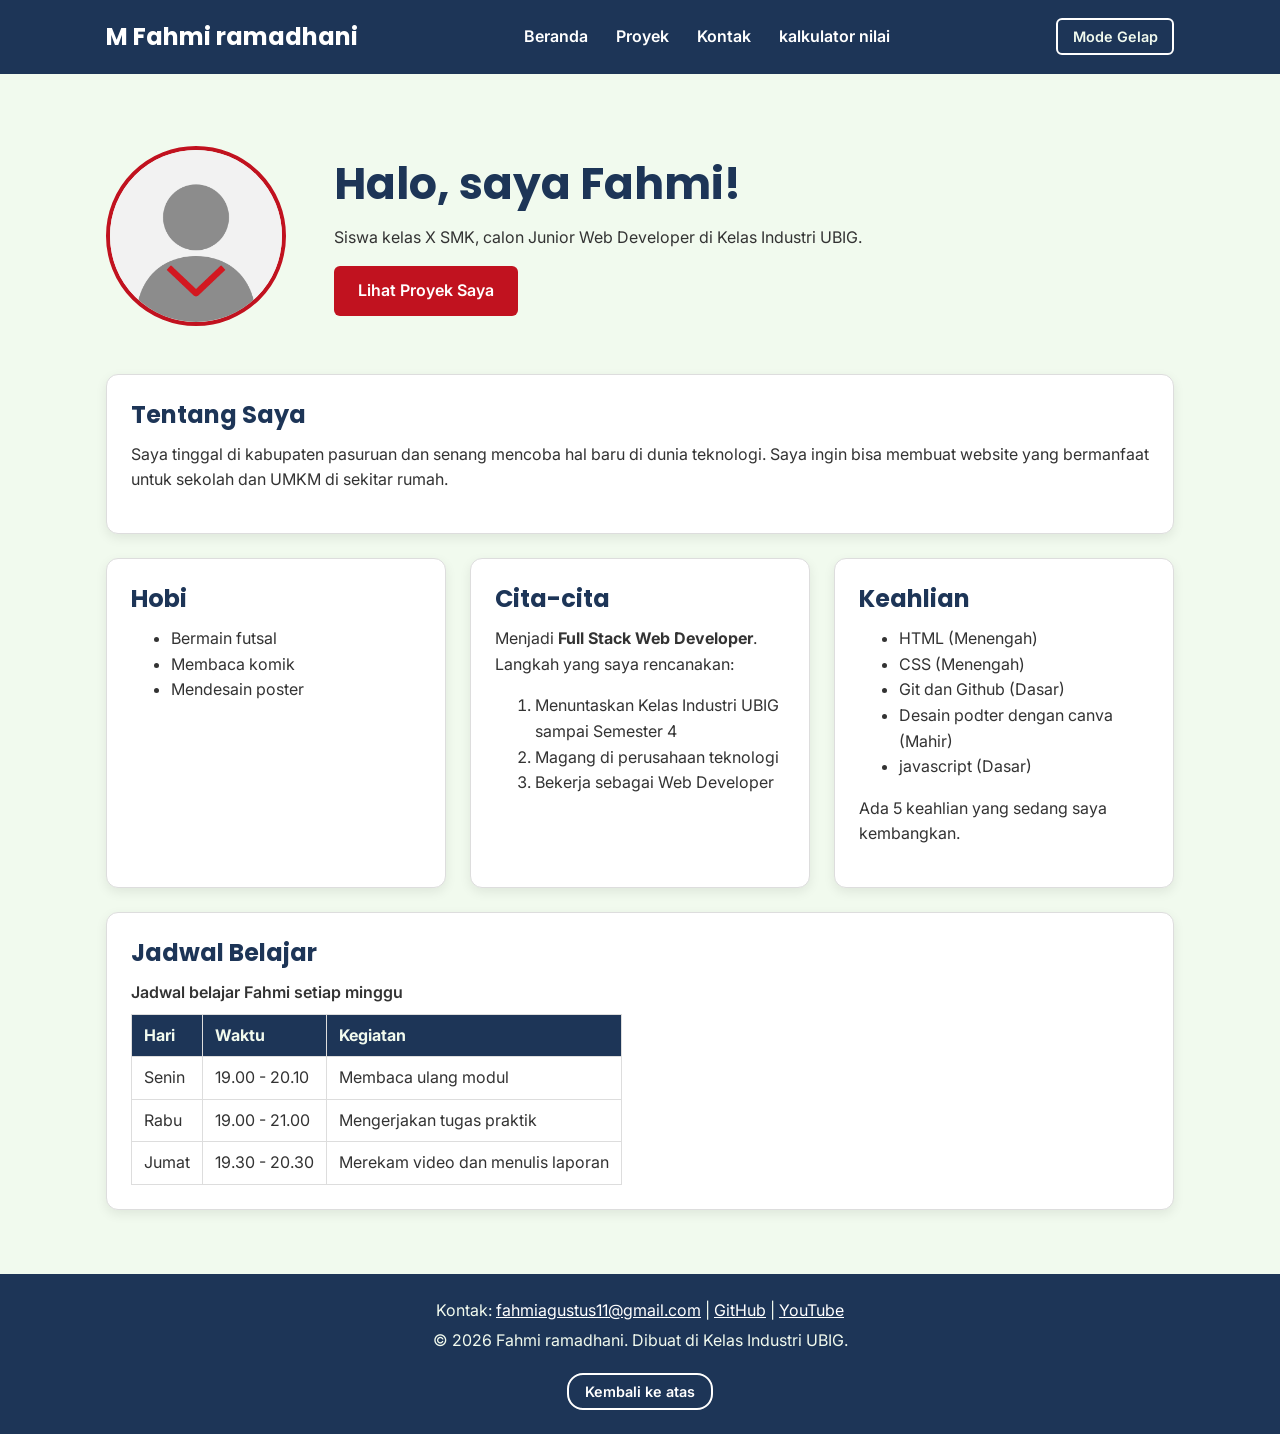
<file: index.html>
<!DOCTYPE html>
<html lang="id">
<head>
  <meta charset="UTF-8">
  <meta name="viewport" content="width=device-width, initial-scale=1.0">
  <meta name="description" content="Portofolio M Fahmi ramadhani, siswa SMK calon junior web Developer di kelas industri UBIG.">
  <title>Fahmi ramadhani | Beranda</title>
  <link rel="preconnect" href="https://fonts.googleapis.com">
  <link rel="preconnect" href="https://fonts.gstatic.com" crossorigin>
  <link href="https://fonts.googleapis.com/css2?family=Inter:wght@400;600&family=Poppins:wght@600;700&display=swap" rel="stylesheet">
  <link rel="stylesheet" href="css/style.css">
  <script src="Js/main.js" defer></script>
  <link rel="icon" href="img/foto-profil.png" type="image/x-icon">
</head>
<body>
  <header>
    <div class="container navbar">
      <h1>M Fahmi ramadhani</h1>
      <nav class="menu-laptop">
        <ul>
          <li><a href="index.html">Beranda</a></li>
          <li><a href="proyek.html">Proyek</a></li>
          <li><a href="kontak.html">Kontak</a></li>
          <li><a href="kalkulator.html">kalkulator nilai</a></li>
        </ul>
      </nav>
      <!-- Tantangan: menu ponsel yang bisa dibuka-tutup -->
      <details class="menu-ponsel">
        <summary>Menu</summary>
        <nav>
          <ul>
            <li><a href="index.html">Beranda</a></li>
            <li><a href="proyek.html">Proyek</a></li>
            <li><a href="kontak.html">Kontak</a></li>
            <li><a href="kalkulator.html">kalkulator nilai</a></li>
          </ul>
        </nav>
      </details>
      <button type="button" id="tombol-tema" class="tombol-tema">
          Mode gelap
        </button>
    </div>
  </header>

  <main>
    <div class="container">
      <section class="hero">
        <img src="img/foto-profil.png" alt="Foto profil Fahmi Pratama" width="180" height="180">
        <div>
          <h2>Halo, saya Fahmi!</h2>
          <p>Siswa kelas X SMK, calon Junior Web Developer di Kelas Industri UBIG.</p>
          <a href="proyek.html" class="tombol">Lihat Proyek Saya</a>
        </div>
      </section>

      <section class="kartu">
        <h2>Tentang Saya</h2>
        <p>Saya tinggal di kabupaten pasuruan dan senang mencoba hal baru di dunia teknologi. Saya ingin bisa membuat website yang bermanfaat untuk sekolah dan UMKM di sekitar rumah.</p>
      </section>

      <div class="daftar-kartu">
        <section class="kartu">
          <h2>Hobi</h2>
          <ul>
            <li>Bermain futsal</li>
            <li>Membaca komik</li>
            <li>Mendesain poster</li>
          </ul>
        </section>

        <section class="kartu">
          <h2>Cita-cita</h2>
          <p>Menjadi <strong>Full Stack Web Developer</strong>. Langkah yang saya rencanakan:</p>
          <ol>
            <li>Menuntaskan Kelas Industri UBIG sampai Semester 4</li>
            <li>Magang di perusahaan teknologi</li>
            <li>Bekerja sebagai Web Developer</li>
          </ol>
        </section>

        <section class="kartu">
            <h2>Keahlian</h2>
            <ul id="daftar-skill"></ul>
            <p id="jumlah-skill"></p>
        </section>
      </div>

      <section class="kartu">
        <h2>Jadwal Belajar</h2>
        <table>
          <caption>Jadwal belajar Fahmi setiap minggu</caption>
          <thead>
            <tr>
              <th>Hari</th>
              <th>Waktu</th>
              <th>Kegiatan</th>
            </tr>
          </thead>
          <tbody>
            <tr>
              <td>Senin</td>
              <td>19.00 - 20.10</td>
              <td>Membaca ulang modul</td>
            </tr>
            <tr>
              <td>Rabu</td>
              <td>19.00 - 21.00</td>
              <td>Mengerjakan tugas praktik</td>
            </tr>
            <tr>
              <td>Jumat</td>
              <td>19.30 - 20.30</td>
              <td>Merekam video dan menulis laporan</td>
            </tr>
          </tbody>
        </table>
      </section>
    </div>
  </main>

  <footer>
    <p>Kontak: <a href="https://mail.google.com/mail/?view=cm&fs=1&to=fahmiagustus11@gmail.com">fahmiagustus11@gmail.com</a> |
      <a href="https://github.com/Fahmi-Rama" target="_blank">GitHub</a> |
      <a href="https://youtube.com/@famm_bloodstrike?si=WBjuUM6Tgnz8Pm_M" target="_blank">YouTube</a></p>
    <p>&copy; 2026 Fahmi ramadhani. Dibuat di Kelas Industri UBIG.</p>

    <button type="button" id="tombol-atas" class="tombol-atas">Kembali ke atas</button>
  </footer>
</body>
</html>
</file>
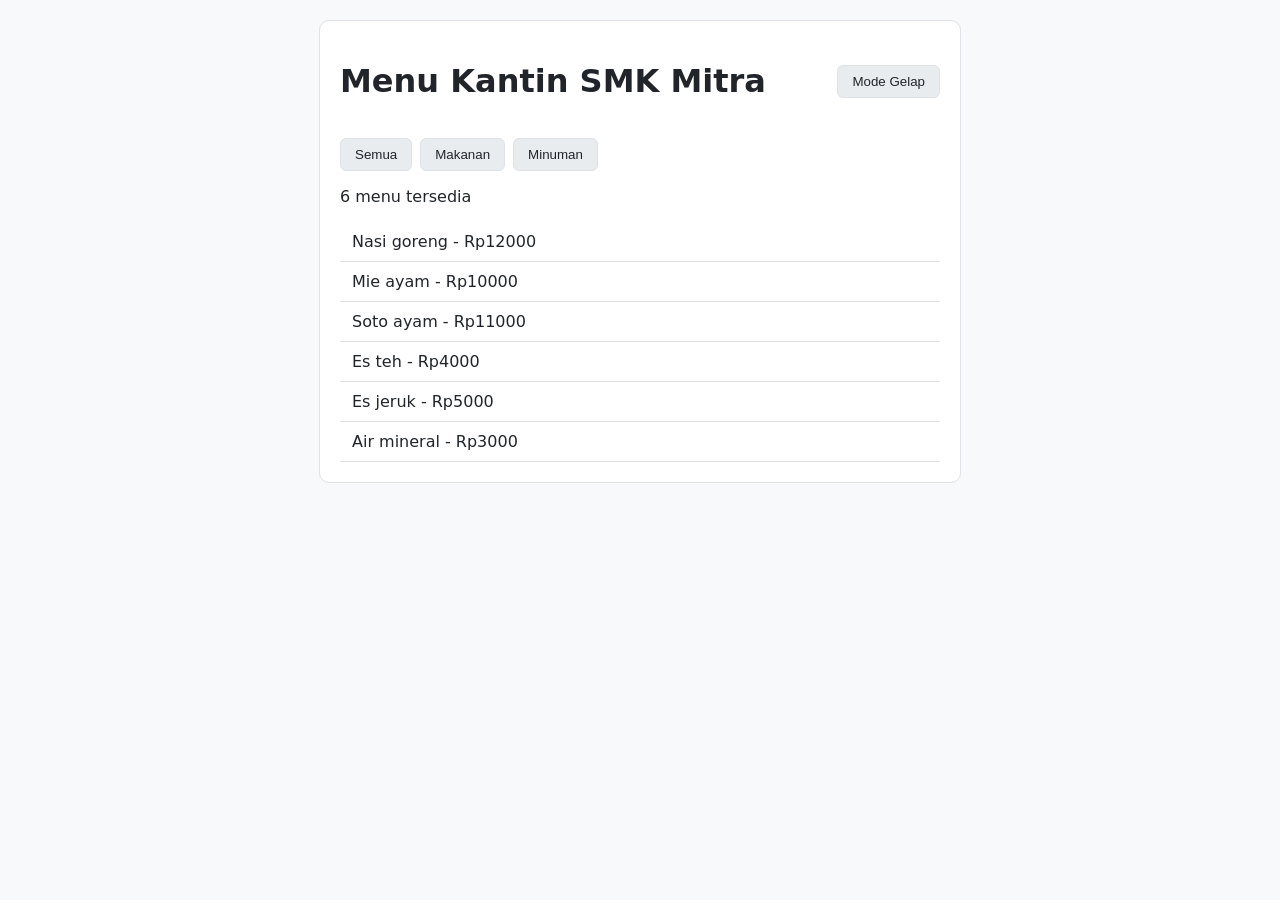
<file: kasir-kantin/index.html>
<!DOCTYPE html>
<html lang="id">
<head>
  <meta charset="UTF-8">
  <meta name="viewport" content="width=device-width, initial-scale=1.0">
  <title>Menu Kantin SMK Mitra</title>
  <!-- Ikon tab -->
  <link rel="icon" href="data:image/svg+xml,<svg xmlns=%22http://www.w3.org/2000/svg%22 viewBox=%220 0 100 100%22><text y=%22.9em%22 font-size=%2290%22>🍽️</text></svg>">
  <link rel="stylesheet" href="css/menu.css">
  <script src="js/kantin.js" defer></script>
</head>
<body>
  <main class="container">
    <header>
      <h1>Menu Kantin SMK Mitra</h1>
      <button id="btn-mode-gelap" type="button">Mode Gelap</button>
    </header>

    <div class="filter-group">
      <button type="button" data-kategori="Semua">Semua</button>
      <button type="button" data-kategori="Makanan">Makanan</button>
      <button type="button" data-kategori="Minuman">Minuman</button>
    </div>

    <!-- Tempat teks "Memuat menu..." dan "6 menu tersedia" -->
    <p id="info-jumlah">Memuat menu...</p>

    <!-- Daftar menu berupa elemen <ul> yang akan diisi <li> -->
    <ul id="daftar-menu"></ul>
  </main>
</body>
</html>
</file>
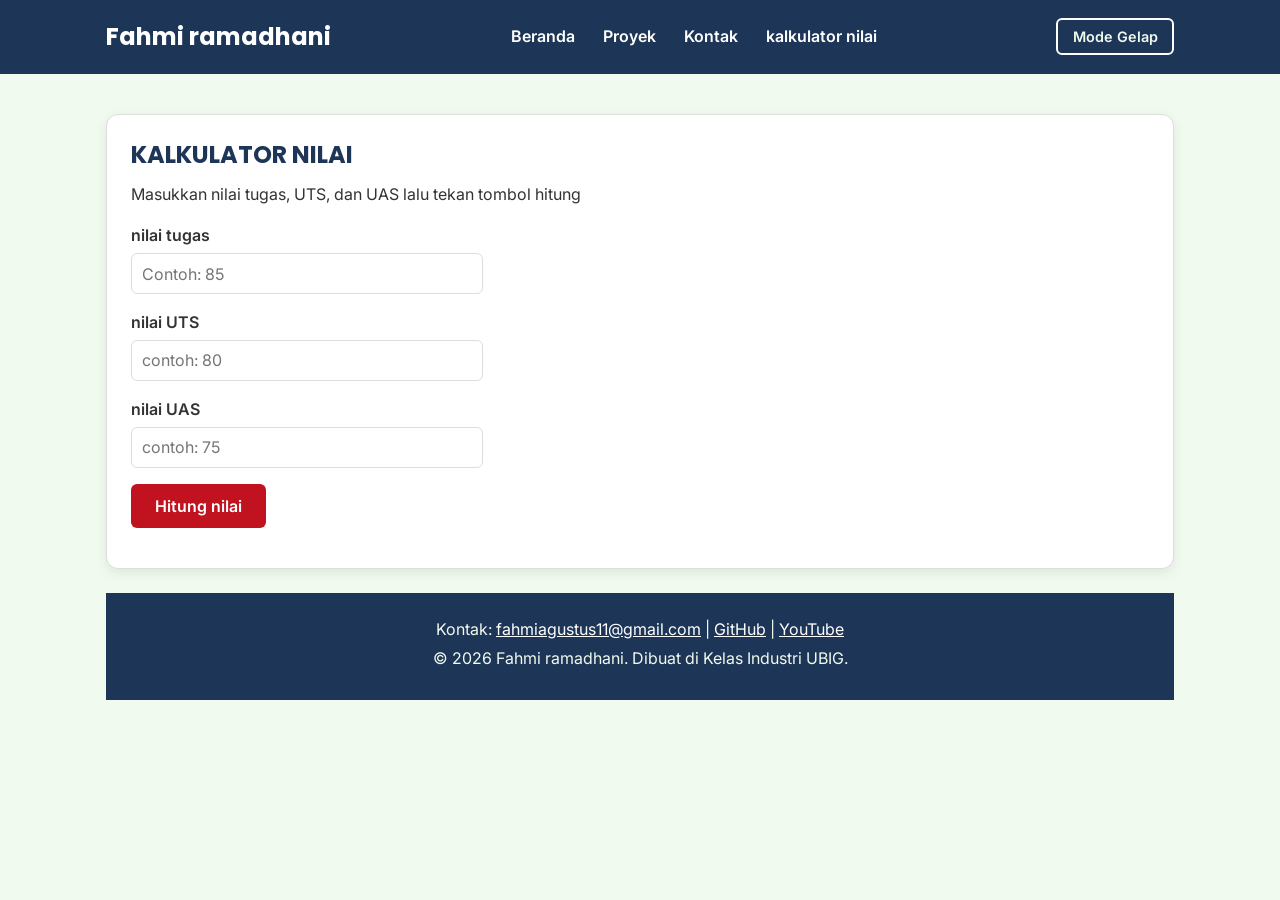
<file: kalkulator.html>
<!DOCTYPE html>
<html lang="id">
<head>
  <meta charset="UTF-8">
  <meta name="viewport" content="width=device-width, initial-scale=1.0">
  <title>Andi Pratama | Kontak</title>
  <link rel="preconnect" href="https://fonts.googleapis.com">
  <link rel="preconnect" href="https://fonts.gstatic.com" crossorigin>
  <link href="https://fonts.googleapis.com/css2?family=Inter:wght@400;600&family=Poppins:wght@600;700&display=swap" rel="stylesheet">
  <link rel="stylesheet" href="css/style.css">
  <script src="Js/main.js" defer></script>
</head>
<body>
  <header>
    <div class="container navbar">
      <h1>Fahmi ramadhani</h1>
      <nav class="menu-laptop">
        <ul>
          <li><a href="index.html">Beranda</a></li>
          <li><a href="proyek.html">Proyek</a></li>
          <li><a href="kontak.html">Kontak</a></li>
          <li><a href="kalkulator.html">kalkulator nilai</a></li>
        </ul>
      </nav>
      <!-- Tantangan: menu ponsel yang bisa dibuka-tutup -->
      <details class="menu-ponsel">
        <summary>Menu</summary>
        <nav>
          <ul>
            <li><a href="index.html">Beranda</a></li>
            <li><a href="proyek.html">Proyek</a></li>
            <li><a href="kontak.html">Kontak</a></li>
            <li><a href="kalkulator.html">kalkulator nilai</a></li>
          </ul>
        </nav>
      </details>
      <button type="button" id="tombol-tema" class="tombol-tema">
          Mode gelap
        </button>
    </div>
  </header>

  <main>
    <div class="container">
      <section class="kartu">
        <h2>KALKULATOR NILAI</h2>
        <p>Masukkan nilai tugas, UTS, dan UAS lalu tekan tombol hitung</p>

        <form>
          <p>
            <label for="nama">nilai tugas</label><br>
            <input type="text" id="tugas" name="tugas" placeholder="Contoh: 85" required>
          </p>
          <p>
            <label for="email">nilai UTS</label><br>
            <input type="email" id="uts" name="uts" placeholder="contoh: 80" required>
          </p>
          <p>
            <label for="hp">nilai UAS</label><br>
            <input type="tel" id="uas" name="uas" placeholder="contoh: 75" required>
          </p>
          
          <button type="button" id="hitung">Hitung nilai</button>

            <p id="hasil"></p>

        </form>
      </section>

  <footer>
    <p>Kontak: <a href="https://mail.google.com/mail/?view=cm&fs=1&to=fahmiagustus11@gmail.com">fahmiagustus11@gmail.com</a> |
      <a href="https://github.com/Fahmi-Rama" target="_blank">GitHub</a> |
      <a href="https://youtube.com/@famm_bloodstrike?si=WBjuUM6Tgnz8Pm_M" target="_blank">YouTube</a></p>
    <p>&copy; 2026 Fahmi ramadhani. Dibuat di Kelas Industri UBIG.</p>
  </footer>

  <script src="Js/kalkulator.js"></script>
</body>
</html>
</file>
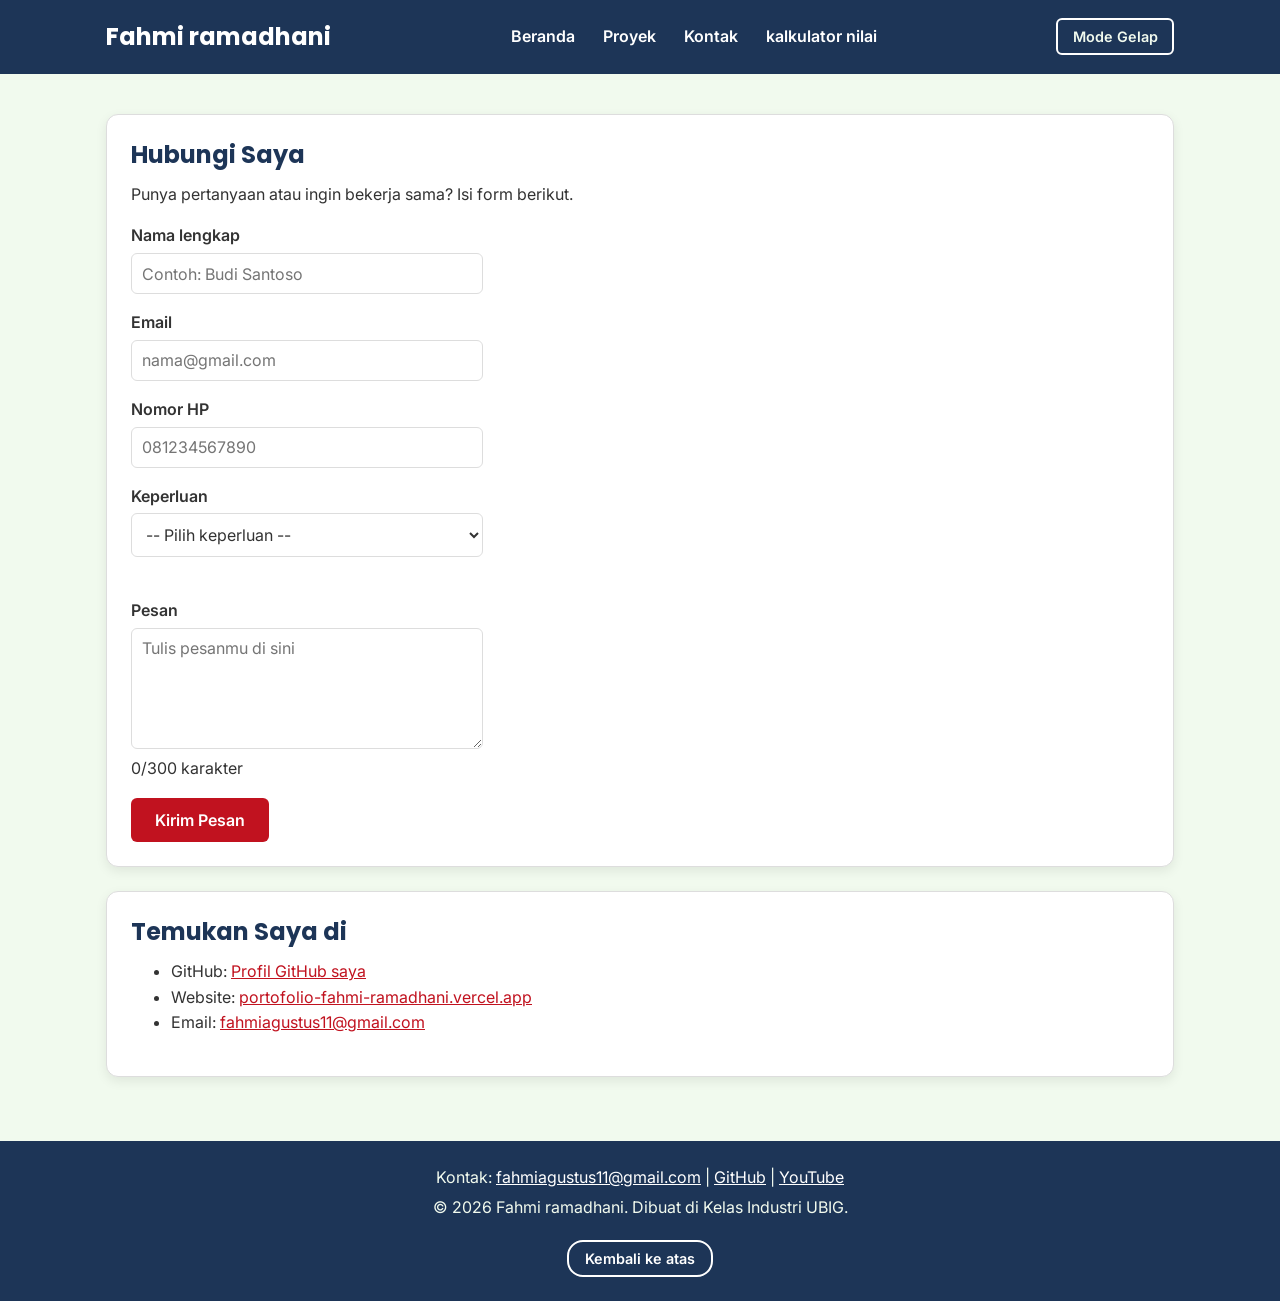
<file: kontak.html>
<!DOCTYPE html>
<html lang="id">
<head>
  <meta charset="UTF-8">
  <meta name="viewport" content="width=device-width, initial-scale=1.0">
  <meta name="description" content="Hubungi M Fahmi ramadhani melalui form kontak, email, atau github.">
  <title>Andi Pratama | Kontak</title>
  <link rel="preconnect" href="https://fonts.googleapis.com">
  <link rel="preconnect" href="https://fonts.gstatic.com" crossorigin>
  <link href="https://fonts.googleapis.com/css2?family=Inter:wght@400;600&family=Poppins:wght@600;700&display=swap" rel="stylesheet">
  <link rel="stylesheet" href="css/style.css">
  <script src="Js/main.js" defer></script>
</head>
<body>
  <header>
    <div class="container navbar">
      <h1>Fahmi ramadhani</h1>
      <nav class="menu-laptop">
        <ul>
          <li><a href="index.html">Beranda</a></li>
          <li><a href="proyek.html">Proyek</a></li>
          <li><a href="kontak.html">Kontak</a></li>
          <li><a href="kalkulator.html">kalkulator nilai</a></li>
        </ul>
      </nav>
      <!-- Tantangan: menu ponsel yang bisa dibuka-tutup -->
      <details class="menu-ponsel">
        <summary>Menu</summary>
        <nav>
          <ul>
            <li><a href="index.html">Beranda</a></li>
            <li><a href="proyek.html">Proyek</a></li>
            <li><a href="kontak.html">Kontak</a></li>
            <li><a href="kalkulator.html">kalkulator nilai</a></li>
          </ul>
        </nav>
      </details>
      <button type="button" id="tombol-tema" class="tombol-tema">
          Mode gelap
        </button>
    </div>
  </header>

  <main>
    <div class="container">
      <section class="kartu">
        <h2>Hubungi Saya</h2>
        <p>Punya pertanyaan atau ingin bekerja sama? Isi form berikut.</p>

        <form>
          <p>
            <label for="nama">Nama lengkap</label><br>
            <input type="text" id="nama" name="nama" placeholder="Contoh: Budi Santoso" required>
          </p>
          <p>
            <label for="email">Email</label><br>
            <input type="email" id="email" name="email" placeholder="nama@gmail.com" required>
          </p>
          <p>
            <label for="hp">Nomor HP</label><br>
            <input type="tel" id="hp" name="hp" placeholder="081234567890" required>
          </p>
          <p>
            <label for="keperluan">Keperluan</label><br>
            <select id="keperluan" name="keperluan" required>
              <option value="">-- Pilih keperluan --</option>
              <option value="bertanya">Bertanya</option>
              <option value="kerja-sama">Kerja sama proyek</option>
              <option value="lainnya">Lainnya</option>
            </select>
          </p>
          <br>
            <label for="pesan">Pesan</label><br>
            <textarea id="pesan" name="pesan" rows="5" cols="40" maxlength="300" placeholder="Tulis pesanmu di sini" required></textarea></br>
            <span id="hitung-karakter" class="keterangan">0/300 karakter</span>
          </p>
          <button type="submit">Kirim Pesan</button>
        </form>
      </section>

      <section class="kartu">
        <h2>Temukan Saya di</h2>
          <ul>
          <li>GitHub: <a href="https://github.com/Fahmi-Rama" 
              target="_blank">Profil GitHub saya</a></li>
          <li>Website: <a href="https://portofolio-fahmi-ramadhani.vercel.app/">portofolio-fahmi-ramadhani.vercel.app</a></li>
          <li>Email: <a 
          href="https://mail.google.com/mail/?view=cm&fs=1&to=fahmiagustus11@gmail.com">fahmiagustus11@gmail.com</a>
        </li>
        </ul>
      </section>
    </div>
  </main>

  <footer>
    <p>Kontak: <a href="https://mail.google.com/mail/?view=cm&fs=1&to=fahmiagustus11@gmail.com">fahmiagustus11@gmail.com</a> |
      <a href="https://github.com/Fahmi-Rama" target="_blank">GitHub</a> |
      <a href="https://youtube.com/@famm_bloodstrike?si=WBjuUM6Tgnz8Pm_M" target="_blank">YouTube</a></p>
    <p>&copy; 2026 Fahmi ramadhani. Dibuat di Kelas Industri UBIG.</p>

    <button type="button" id="tombol-atas" class="tombol-atas">Kembali ke atas</button>
  </footer>
</body>
</html>
</file>
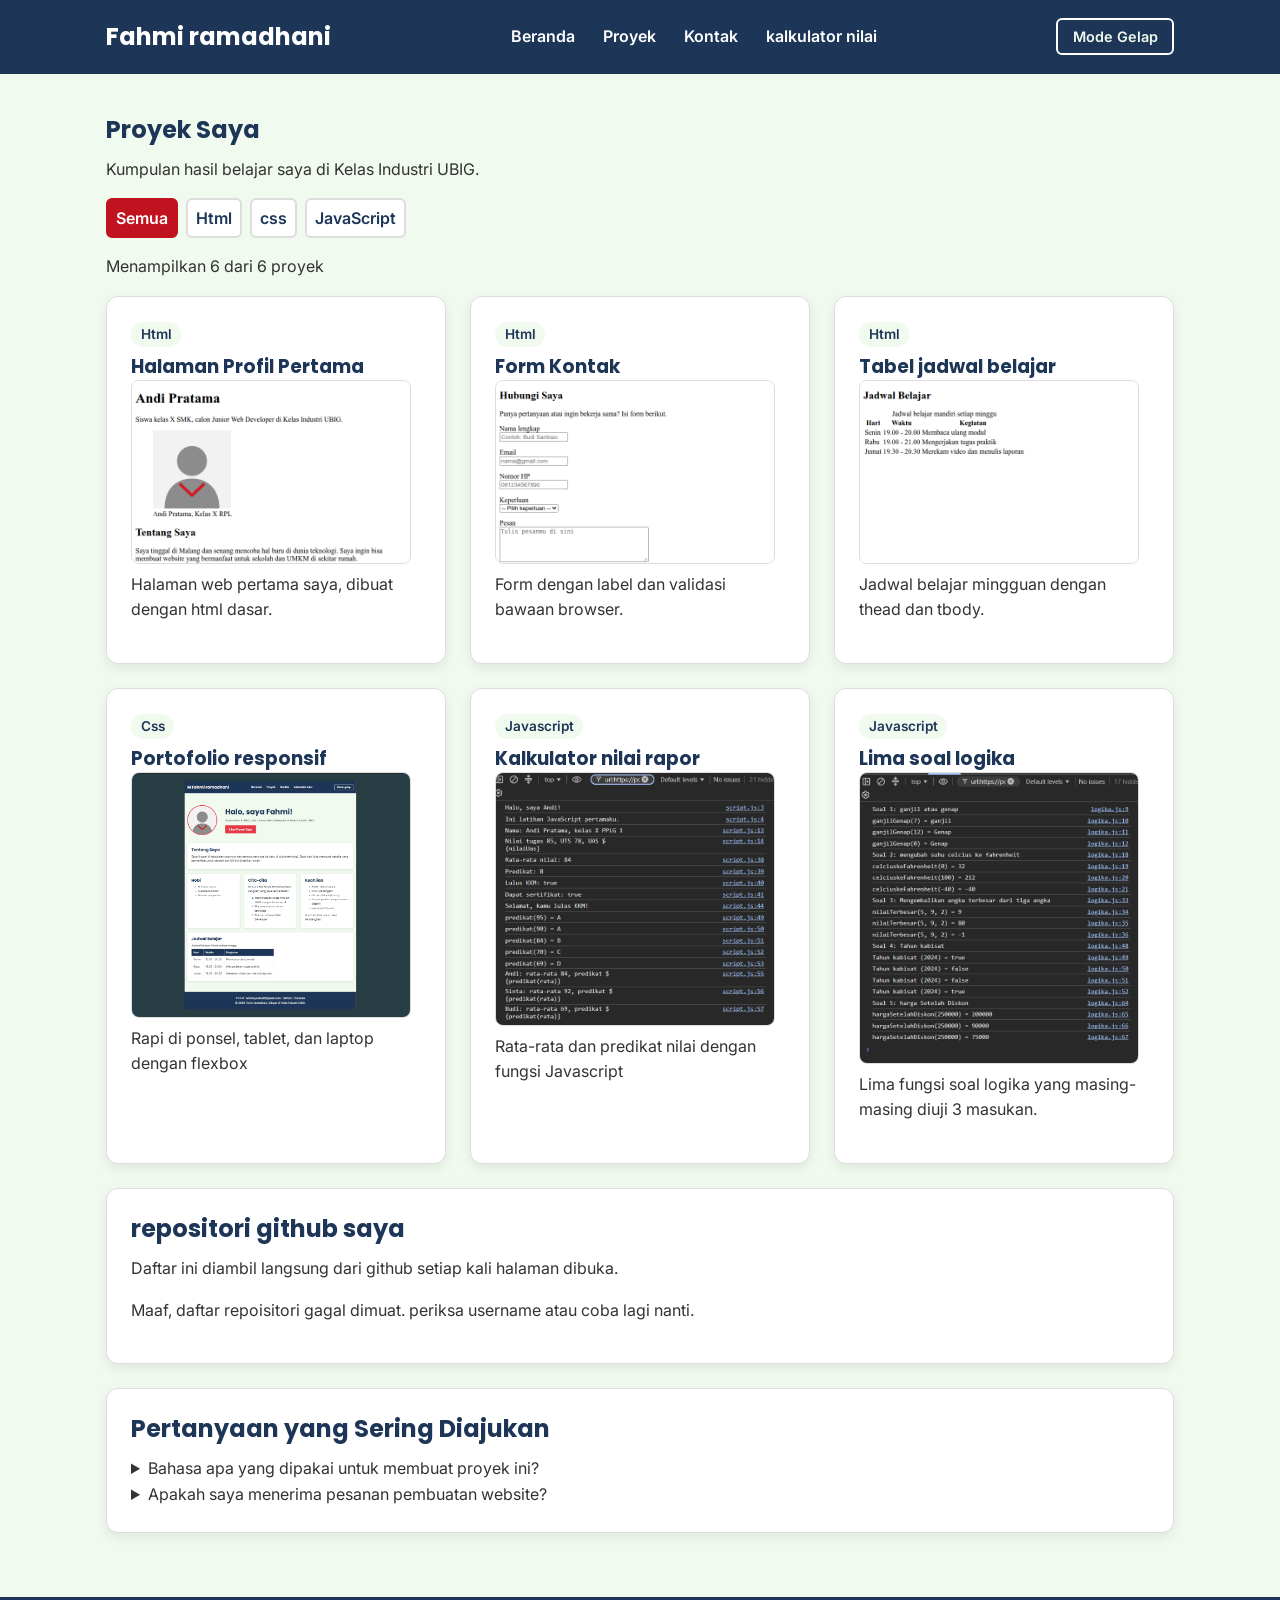
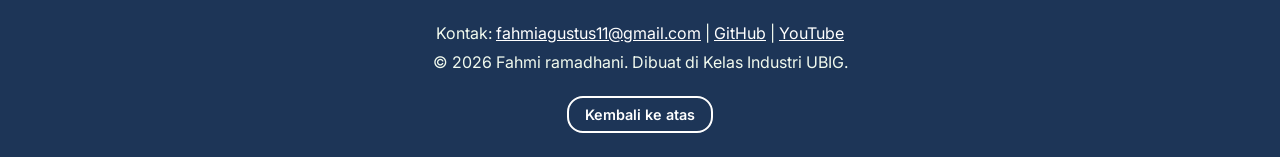
<file: proyek.html>
<!DOCTYPE html>
<html lang="id">
<head>
  <meta charset="UTF-8">
  <meta name="viewport" content="width=device-width, initial-scale=1.0">
  <meta name="description" content="Daftar proyek HTML, CSS, dan JavaScript karya M Fahmi ramadhani beserta repoisitori github terbarunya.">
  <title>Andi Pratama | Proyek</title>
  <link rel="preconnect" href="https://fonts.googleapis.com">
  <link rel="preconnect" href="https://fonts.gstatic.com" crossorigin>
  <link href="https://fonts.googleapis.com/css2?family=Inter:wght@400;600&family=Poppins:wght@600;700&display=swap" rel="stylesheet">
  <link rel="stylesheet" href="css/style.css">

</head>
<body>
  <header>
    <div class="container navbar">
      <h1>Fahmi ramadhani</h1>
      <nav class="menu-laptop">
        <ul>
          <li><a href="index.html">Beranda</a></li>
          <li><a href="proyek.html">Proyek</a></li>
          <li><a href="kontak.html">Kontak</a></li>
          <li><a href="kalkulator.html">kalkulator nilai</a></li>
        </ul>
      </nav>
      <!-- Tantangan: menu ponsel yang bisa dibuka-tutup -->
      <details class="menu-ponsel">
        <summary>Menu</summary>
        <nav>
          <ul>
            <li><a href="index.html">Beranda</a></li>
            <li><a href="proyek.html">Proyek</a></li>
            <li><a href="kontak.html">Kontak</a></li>
            <li><a href="kalkulator.html">kalkulator nilai</a></li>
          </ul>
        </nav>
      </details>
      <button type="button" id="tombol-tema" class="tombol-tema">
          Mode gelap
        </button>
    </div>
  </header>

  <main>
    <div class="container">
      <section>
        <h2>Proyek Saya</h2>
        <p>Kumpulan hasil belajar saya di Kelas Industri UBIG.</p>

          <div class="filter">
            <button  id="filter-semua" class="tombol-filter aktif">Semua</button>
            <button  id="filter-html" class="tombol-filter">Html</button>
            <button  id="filter-css" class="tombol-filter">css</button>
            <button  id="filter-javascript" class="tombol-filter">JavaScript</button>
          </div>
        <p id="jumlah-proyek"></p>
          <div class="daftar-kartu" id="daftar-proyek"></div>
      </section>
      <section class="kartu">
        <h2>repositori github saya</h2>
        <p>Daftar ini diambil langsung dari github setiap kali halaman dibuka.</p>
        <p id="status-repo"></p>
        <ul id="daftar-repo"></ul>
      </section>

      <!-- FAQ dengan details dan summary -->
      <section class="kartu">
        <h2>Pertanyaan yang Sering Diajukan</h2>
        <details>
          <summary>Bahasa apa yang dipakai untuk membuat proyek ini?</summary>
          <p>Proyek di halaman ini dibuat dengan HTML, CSS, dan JavaScript. 
            Pilih tombol kategori di atas untuk melihat proyek per bahasa.</p>
        </details>
        <details>
          <summary>Apakah saya menerima pesanan pembuatan website?</summary>
          <p>Belum, saya masih belajar. Namun kamu tetap boleh menghubungi saya melalui halaman Kontak.</p>
        </details>
      </section>
    </div>
  </main>

  <footer>
    <p>Kontak: <a href="https://mail.google.com/mail/?view=cm&fs=1&to=fahmiagustus11@gmail.com">fahmiagustus11@gmail.com</a> |
      <a href="https://github.com/Fahmi-Rama" target="_blank">GitHub</a> |
      <a href="https://youtube.com/@famm_bloodstrike?si=WBjuUM6Tgnz8Pm_M" target="_blank">YouTube</a></p>
    <p>&copy; 2026 Fahmi ramadhani. Dibuat di Kelas Industri UBIG.</p>

    <button type="button" id="tombol-atas" class="tombol-atas">Kembali ke atas</button>
  </footer>
    <script src="Js/main.js" defer></script>
</body>
</html>
</file>
<file: css/style.css>
/* Gaya portofolio Andi Pratama
   Palet: #1D3557 (utama), #E63946 (aksen), #F1FAEE (latar)
   Huruf: Poppins (judul), Inter (isi)
   Tata letak: mobile first, titik ubah 768px (tablet) dan 1024px (laptop) */


   :root {
  --warna-utama: #1D3557;
  --warna-judul: #1D3557;
  --warna-aksen: #C1121F;
  --warna-tautan: #C1121F;
  --warna-latar: #F1FAEE;
  --warna-teks: #333333;
  --warna-kartu: #FFFFFF;
  --warna-garis: #DDDDDD;
}
/* 1. Reset */
* {
  box-sizing: border-box;
  margin: 0;
}

img {
  max-width: 100%;
  height: auto;
}

/* 2. Dasar halaman: warna dan huruf */
body {
  font-family: "Inter", Arial, sans-serif;
  font-size: 1rem;
  line-height: 1.6;
  color: var(--warna-teks);
  background-color: var(--warna-latar);
}

h1, h2, h3 {
  font-family: "Poppins", Arial, sans-serif;
  color: var(--warna-judul);
  line-height: 1.3;
}

h2 {
  margin-bottom: 0.75rem;
}

p, ul, ol {
  margin-bottom: 1rem;
}

a {
  color: var(--warna-tautan);
}

/* 3. Wadah, header, dan menu */
.container {
  max-width: 1100px;
  margin: 0 auto;
  padding: 0 1rem;
}

header {
  background-color: #1D3557;
  color: #FFFFFF;
  padding: 1rem 0;
}

header h1 {
  color: #FFFFFF;
  font-size: 1.5rem;
}

.navbar {
  display: flex;
  flex-wrap: wrap;
  justify-content: space-between;
  align-items: center;
  gap: 0.5rem;
}

nav ul {
  display: flex;
  gap: 0.25rem;
  padding: 0;
  margin: 0;
  list-style: none;
}

nav a {
  display: inline-block;
  padding: 0.5rem 0.75rem;
  border-radius: 6px;
  color: #FFFFFF;
  font-weight: 600;
  text-decoration: none;
}

/* Tantangan: menu ponsel buka-tutup dengan details */
.menu-laptop {
  display: none;
}

.menu-ponsel summary {
  padding: 0.5rem 0.75rem;
  border: 1px solid #FFFFFF;
  border-radius: 6px;
  font-weight: 600;
  cursor: pointer;
}

.menu-ponsel ul {
  flex-direction: column;
  margin-top: 0.5rem;
}

/* 4. Isi utama, hero, dan kartu */
main {
  padding: 1.5rem 0;
}

.hero {
  display: flex;
  flex-direction: column;
  align-items: center;
  gap: 1.5rem;
  padding: 1rem 0 2rem;
  text-align: center;
}

.hero img {
  border: 4px solid var(--warna-tautan);
  border-radius: 50%;
}

.hero h2 {
  font-size: 2rem;
}

.tombol {
  display: inline-block;
  padding: 0.75rem 1.5rem;
  border-radius: 6px;
  background-color: var(--warna-tautan);
  color: var(--warna-kartu);
  font-weight: 600;
  text-decoration: none;
}

.kartu {
  background-color: var(--warna-kartu);
  padding: 1rem;
  margin-bottom: 1.5rem;
  border: 1px solid var(--warna-garis);
  border-radius: 12px;
  box-shadow: 0 4px 12px rgba(0, 0, 0, 0.08);
}

.daftar-kartu {
  display: flex;
  flex-wrap: wrap;
  gap: 1.5rem;
  margin-bottom: 1.5rem;
}

.daftar-kartu .kartu {
  flex: 1 1 280px;
  margin-bottom: 0;
}
#daftar-proyek {
  min-height: 30rem;
}
article img {
  border-radius: 8px;
  border: 1px solid var(--warna-garis);
}

/* 5. Tabel */
table {
  border-collapse: collapse;
}

caption {
  font-weight: 600;
  text-align: left;
  margin-bottom: 0.5rem;
}

th, td {
  border: 1px solid var(--warna-garis);
  padding: 0.5rem 0.75rem;
  text-align: left;
}

th {
  background-color: var(--warna-utama);
  color: #F1FAEE;
}

/* 6. Form */
label {
  font-weight: 600;
}

input, select, textarea {
  width: 100%;
  max-width: 22rem;
  padding: 0.6rem;
  margin-top: 0.25rem;
  border: 1px solid var(--warna-garis);
  border-radius: 6px;
  font-family: inherit;
  font-size: 1rem;
  background-color: var(--warna-kartu);
  color: var(--warna-teks);
}

button {
  padding: 0.75rem 1.5rem;
  border: none;
  border-radius: 6px;
  background-color: var(--warna-aksen);
  color: #FFFFFF;
  font-family: inherit;
  font-size: 1rem;
  font-weight: 600;
  cursor: pointer;
}

/* 7. Footer */
footer {
  background-color: #1D3557;
  color: #F1FAEE;
  text-align: center;
  padding: 1.5rem;
}

footer p {
  margin-bottom: 0.25rem;
}

footer a {
  color: #FFFFFF;
}

/* 8. Tablet: lebar layar 768px ke atas */
@media (min-width: 768px) {
  .menu-laptop {
    display: block;
  }

  .menu-ponsel {
    display: none;
  }

  .hero {
    flex-direction: row;
    padding: 2rem 0 3rem;
    text-align: left;
  }

  .kartu {
    padding: 1.5rem;
  }
}

/* 9. Laptop: lebar layar 1024px ke atas */
@media (min-width: 1024px) {
  main {
    padding: 2.5rem 0;
  }

  .hero {
    gap: 3rem;
  }

  .hero h2 {
    font-size: 2.75rem;
  }
}
/* 10. Tombol tema, filter dan kategori */
.tombol-tema {
  padding: 0.5rem 0.9rem;
  border: 2px solid #FFFFFF;
  color: #F1FAEE;
  background-color: transparent;
  font-size: 0.9rem;
}
.filter,
.filter-proyek {
  display: flex;
  flex-wrap: wrap;
  gap: 0.5rem;
  margin-bottom: 1rem;
}
.tombol-filter {
  padding: 0.5rem;
  border: 2px solid var(--warna-garis);
  background-color: var(--warna-kartu);
  color: var(--warna-judul);
}
.tombol-filter.aktif {
  background-color: var(--warna-aksen);
  border-color: var(--warna-aksen);
  color: #FFFFFF;
}
.label {
  display: inline-block;
  padding: 0.1rem 0.6rem;
  margin-bottom: 0.5rem;
  border-radius: 999px;
  background-color: var(--warna-latar);
  color: var(--warna-judul);
  font-size: 0.85rem;
  font-weight: 600;
}
/* 11. tema gelap:isi variabel diganti saat body memiliki class gelap */
  
body.gelap {
  --warna-utama: #0B1526;
  --warna-judul: #A8DADC;
  --warna-tautan: #C1121F;
  --warna-latar: #121A24;
  --warna-teks: #E3E8EE;
  --warna-kartu: #1C2836;
  --warna-garis: #34465A;
}
body.gelap .tombol-filter.aktif {
  background-color: #ff8a8a;
  border-color: #FF8A8A;
  color: #0B1526;
}
/* 12. tombol atas */
.tombol-atas {
  background-color: transparent;
  border: 2px solid #FFFFFF;
  color: #FFFFFF;
  margin-top: 16px;
  padding: 8px 16px;
  border-radius: 16px;
  cursor: pointer;
  font-size: 0.9rem;
}
.tombol-atas:hover {
  background-color: rgba(255, 255, 255, 0.15);
}
</file>
<file: kasir-kantin/css/menu.css>
:root {
  --bg-color: #f8f9fa;
  --card-bg: #ffffff;
  --text-color: #212529;
  --border-color: #dee2e6;
  --btn-bg: #e9ecef;
}

body.dark-mode {
  --bg-color: #121212;
  --card-bg: #1e1e1e;
  --text-color: #f1f3f5;
  --border-color: #343a40;
  --btn-bg: #2b3035;
}

body {
  font-family: system-ui, sans-serif;
  background-color: var(--bg-color);
  color: var(--text-color);
  margin: 0;
  padding: 20px;
  transition: background-color 0.2s, color 0.2s;
}

.container {
  max-width: 600px;
  margin: 0 auto;
  background-color: var(--card-bg);
  padding: 20px;
  border-radius: 10px;
  border: 1px solid var(--border-color);
}

header {
  display: flex;
  justify-content: space-between;
  align-items: center;
  gap: 10px;
}

.filter-group {
  display: flex;
  gap: 8px;
  margin: 16px 0;
}

button {
  padding: 8px 14px;
  border: 1px solid var(--border-color);
  border-radius: 6px;
  background-color: var(--btn-bg);
  color: var(--text-color);
  cursor: pointer;
}

ul {
  list-style: none;
  padding: 0;
  margin: 0;
}

li {
  padding: 10px 12px;
  border-bottom: 1px solid var(--border-color);
}
</file>
